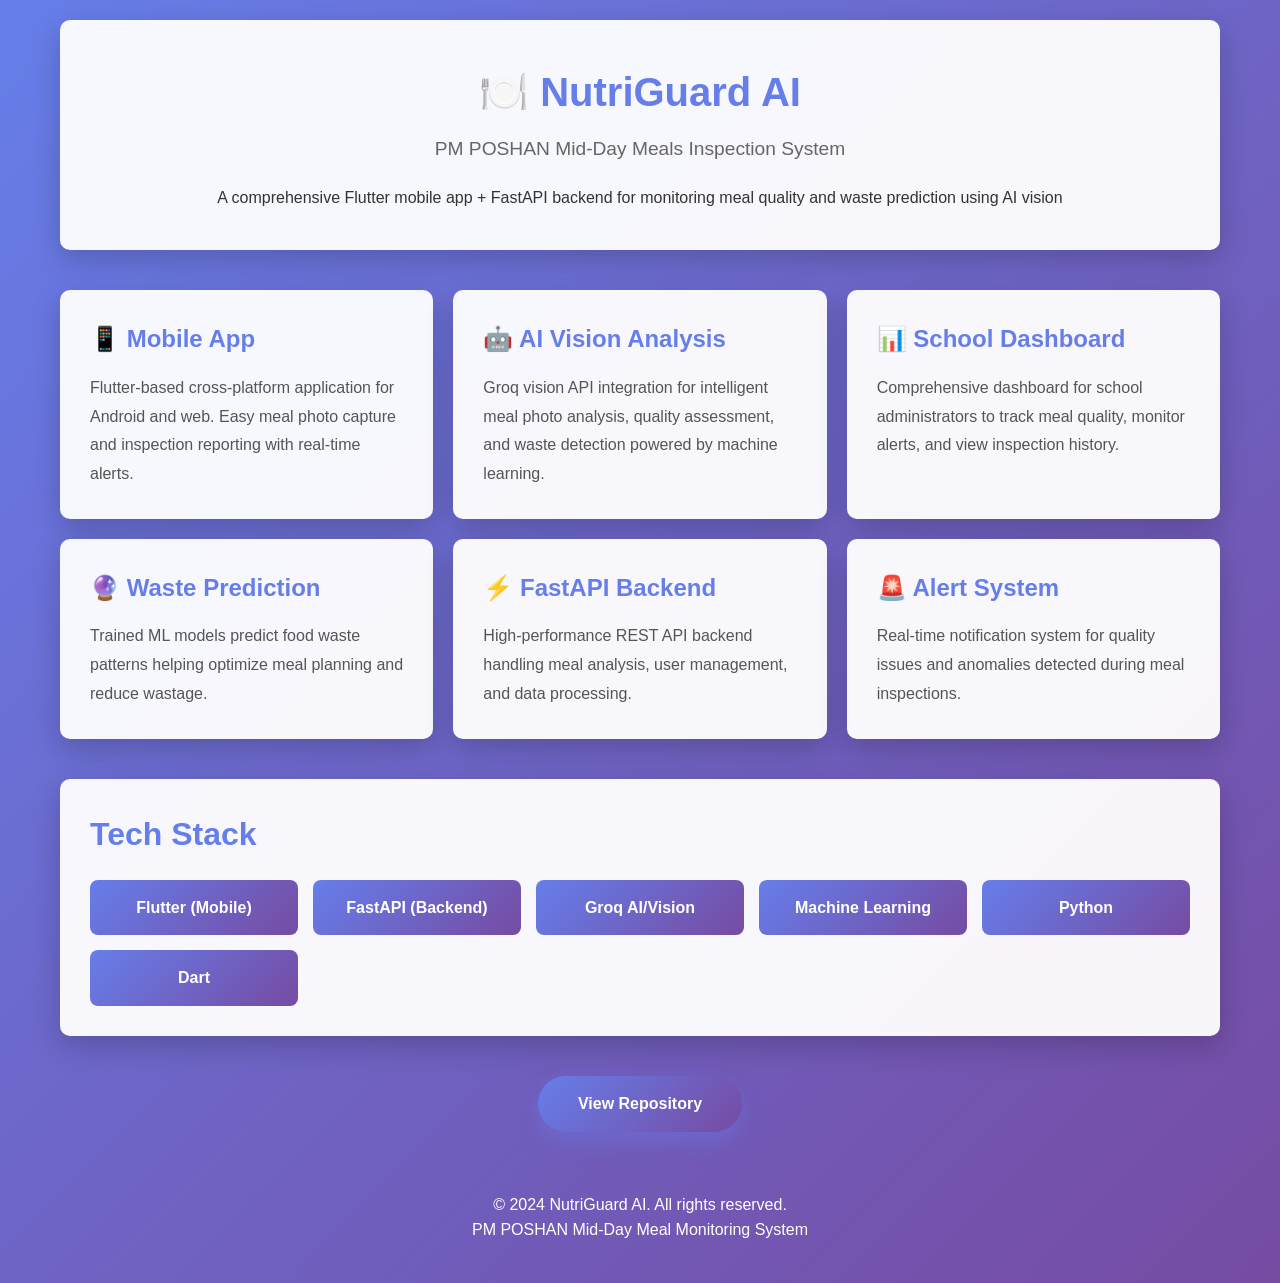
<file: docs/index.html>
<!DOCTYPE html>
<html lang="en">
<head>
    <meta charset="UTF-8">
    <meta name="viewport" content="width=device-width, initial-scale=1.0">
    <title>NutriGuard AI - Mid-Day Meals Inspection Project</title>
    <style>
        * {
            margin: 0;
            padding: 0;
            box-sizing: border-box;
        }
        
        body {
            font-family: 'Segoe UI', Tahoma, Geneva, Verdana, sans-serif;
            line-height: 1.6;
            color: #333;
            background: linear-gradient(135deg, #667eea 0%, #764ba2 100%);
            min-height: 100vh;
        }
        
        .container {
            max-width: 1200px;
            margin: 0 auto;
            padding: 20px;
        }
        
        header {
            background: rgba(255, 255, 255, 0.95);
            padding: 40px 20px;
            border-radius: 10px;
            margin-bottom: 40px;
            text-align: center;
            box-shadow: 0 10px 30px rgba(0, 0, 0, 0.2);
        }
        
        h1 {
            color: #667eea;
            margin-bottom: 10px;
            font-size: 2.5em;
        }
        
        .subtitle {
            color: #666;
            font-size: 1.2em;
            margin-bottom: 20px;
        }
        
        .features {
            display: grid;
            grid-template-columns: repeat(auto-fit, minmax(300px, 1fr));
            gap: 20px;
            margin-bottom: 40px;
        }
        
        .feature-card {
            background: rgba(255, 255, 255, 0.95);
            padding: 30px;
            border-radius: 10px;
            box-shadow: 0 10px 30px rgba(0, 0, 0, 0.2);
            transition: transform 0.3s ease;
        }
        
        .feature-card:hover {
            transform: translateY(-5px);
        }
        
        .feature-card h3 {
            color: #667eea;
            margin-bottom: 15px;
            font-size: 1.5em;
        }
        
        .feature-card p {
            color: #555;
            line-height: 1.8;
        }
        
        .tech-stack {
            background: rgba(255, 255, 255, 0.95);
            padding: 30px;
            border-radius: 10px;
            margin-bottom: 40px;
            box-shadow: 0 10px 30px rgba(0, 0, 0, 0.2);
        }
        
        .tech-stack h2 {
            color: #667eea;
            margin-bottom: 20px;
            font-size: 2em;
        }
        
        .tech-grid {
            display: grid;
            grid-template-columns: repeat(auto-fit, minmax(200px, 1fr));
            gap: 15px;
        }
        
        .tech-item {
            background: linear-gradient(135deg, #667eea 0%, #764ba2 100%);
            color: white;
            padding: 15px;
            border-radius: 8px;
            text-align: center;
            font-weight: bold;
        }
        
        .repo-link {
            text-align: center;
            margin: 40px 0;
        }
        
        .btn {
            display: inline-block;
            background: linear-gradient(135deg, #667eea 0%, #764ba2 100%);
            color: white;
            padding: 15px 40px;
            border-radius: 50px;
            text-decoration: none;
            font-weight: bold;
            transition: transform 0.3s ease, box-shadow 0.3s ease;
            box-shadow: 0 10px 20px rgba(102, 126, 234, 0.4);
        }
        
        .btn:hover {
            transform: scale(1.05);
            box-shadow: 0 15px 30px rgba(102, 126, 234, 0.6);
        }
        
        footer {
            text-align: center;
            color: white;
            margin-top: 40px;
            padding: 20px;
        }
    </style>
</head>
<body>
    <div class="container">
        <header>
            <h1>🍽️ NutriGuard AI</h1>
            <p class="subtitle">PM POSHAN Mid-Day Meals Inspection System</p>
            <p>A comprehensive Flutter mobile app + FastAPI backend for monitoring meal quality and waste prediction using AI vision</p>
        </header>
        
        <div class="features">
            <div class="feature-card">
                <h3>📱 Mobile App</h3>
                <p>Flutter-based cross-platform application for Android and web. Easy meal photo capture and inspection reporting with real-time alerts.</p>
            </div>
            
            <div class="feature-card">
                <h3>🤖 AI Vision Analysis</h3>
                <p>Groq vision API integration for intelligent meal photo analysis, quality assessment, and waste detection powered by machine learning.</p>
            </div>
            
            <div class="feature-card">
                <h3>📊 School Dashboard</h3>
                <p>Comprehensive dashboard for school administrators to track meal quality, monitor alerts, and view inspection history.</p>
            </div>
            
            <div class="feature-card">
                <h3>🔮 Waste Prediction</h3>
                <p>Trained ML models predict food waste patterns helping optimize meal planning and reduce wastage.</p>
            </div>
            
            <div class="feature-card">
                <h3>⚡ FastAPI Backend</h3>
                <p>High-performance REST API backend handling meal analysis, user management, and data processing.</p>
            </div>
            
            <div class="feature-card">
                <h3>🚨 Alert System</h3>
                <p>Real-time notification system for quality issues and anomalies detected during meal inspections.</p>
            </div>
        </div>
        
        <div class="tech-stack">
            <h2>Tech Stack</h2>
            <div class="tech-grid">
                <div class="tech-item">Flutter (Mobile)</div>
                <div class="tech-item">FastAPI (Backend)</div>
                <div class="tech-item">Groq AI/Vision</div>
                <div class="tech-item">Machine Learning</div>
                <div class="tech-item">Python</div>
                <div class="tech-item">Dart</div>
            </div>
        </div>
        
        <div class="repo-link">
            <a href="https://github.com/maneyash296-jpg/miday-meals-inpection-project" class="btn">View Repository</a>
        </div>
        
        <footer>
            <p>&copy; 2024 NutriGuard AI. All rights reserved.</p>
            <p>PM POSHAN Mid-Day Meal Monitoring System</p>
        </footer>
    </div>
</body>
</html>
</file>
